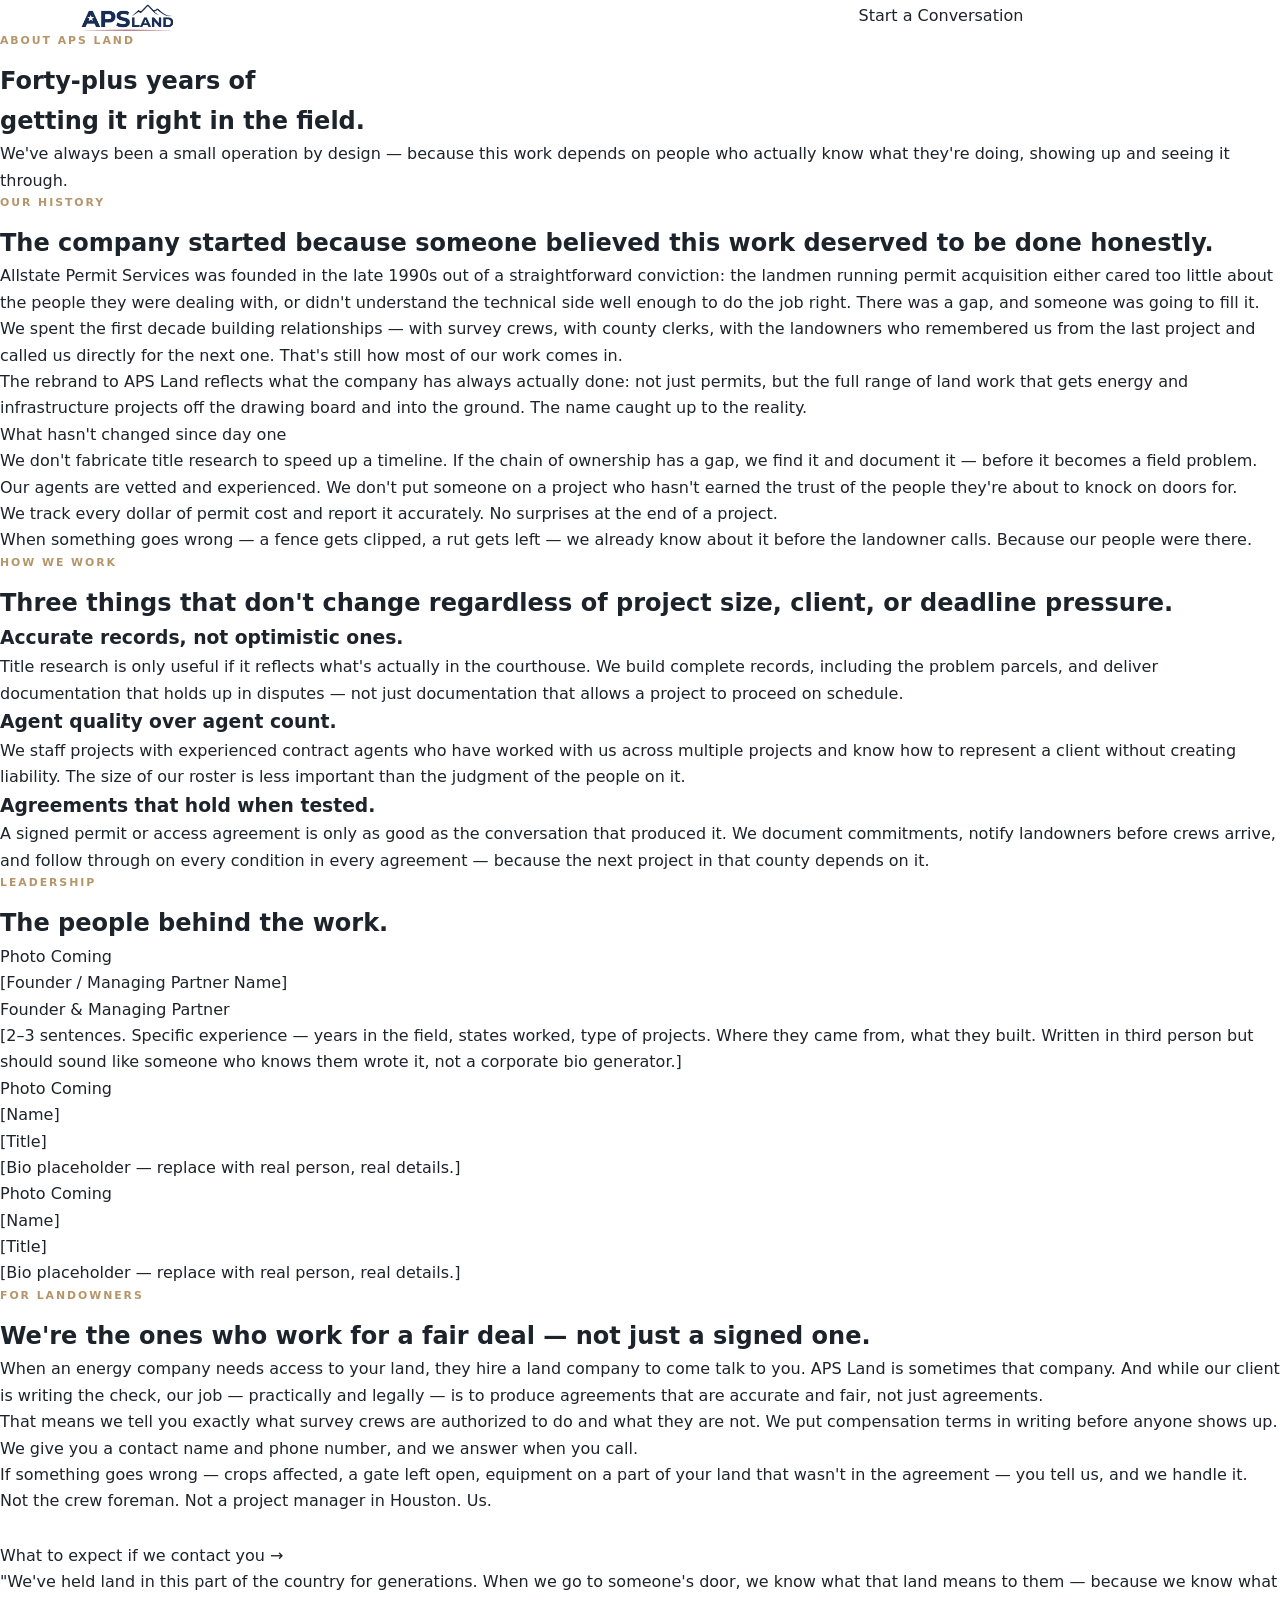
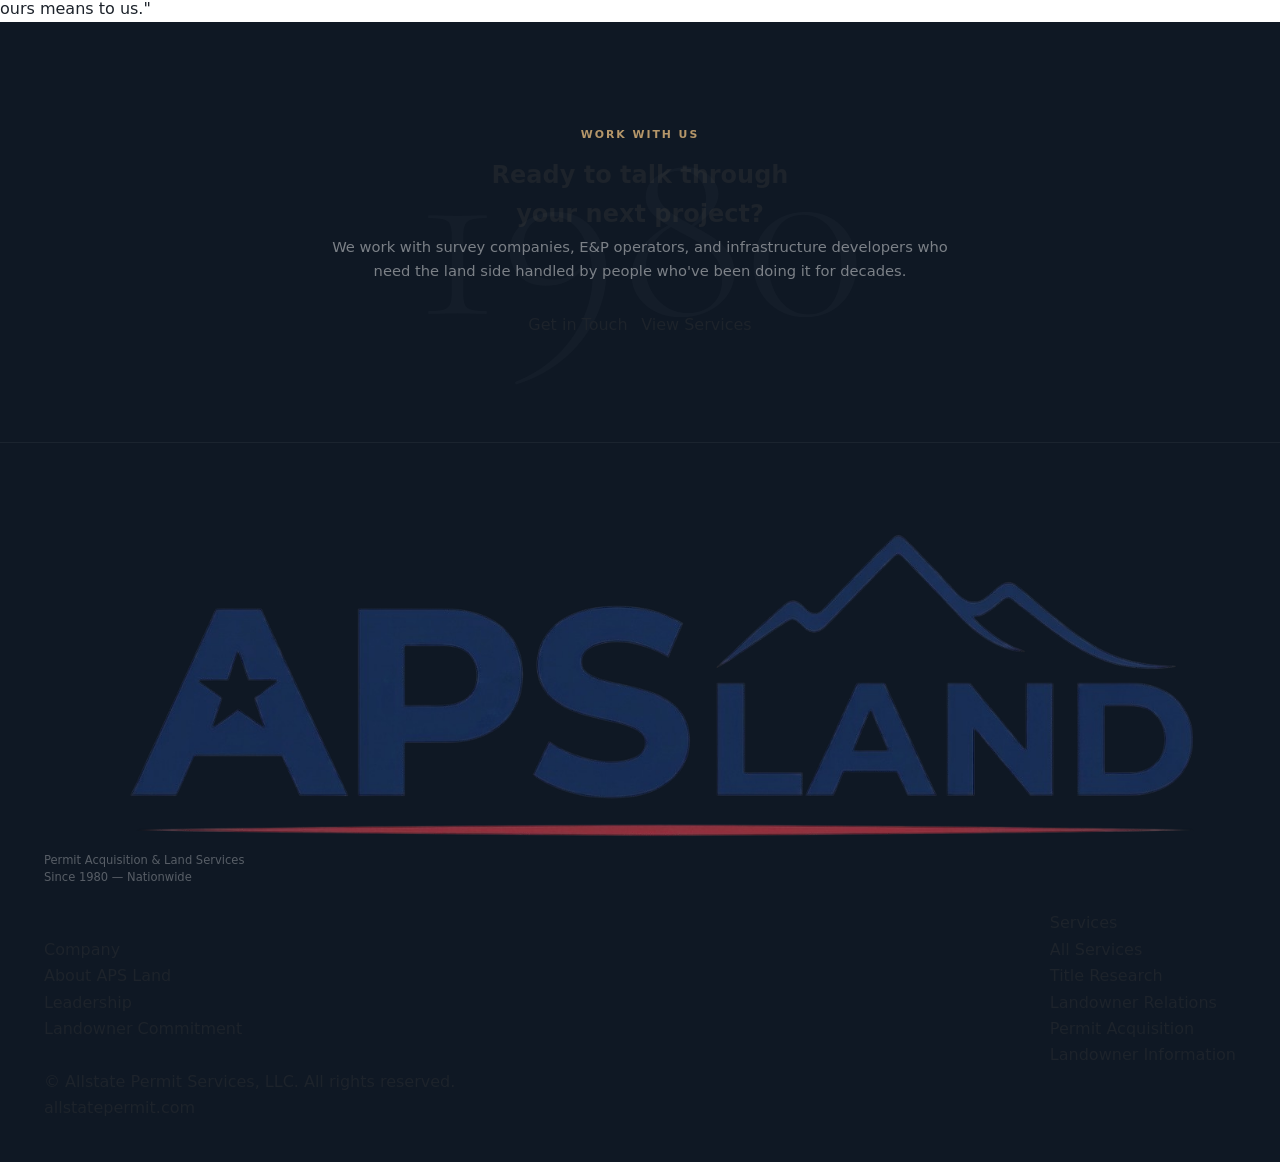
<file: about (1).html>
<!DOCTYPE html>
<html lang="en">
<head>
  <meta charset="UTF-8" />
  <meta name="viewport" content="width=device-width, initial-scale=1.0" />
  <title>About APS Land — Our Story, Values & Leadership</title>
  <meta name="description" content="APS Land has been running permit acquisition and land services since 1980. Learn about our people, our values, and how we approach every project." />
  <link rel="stylesheet" href="style.css" />
  <link rel="preconnect" href="https://fonts.googleapis.com" />
  <link rel="preconnect" href="https://fonts.gstatic.com" crossorigin />
  <link href="https://fonts.googleapis.com/css2?family=Cormorant+Garamond:ital,wght@0,300;0,400;0,500;1,400&family=Inter:wght@300;400;500;600;700&family=JetBrains+Mono:wght@400;500&display=swap" rel="stylesheet" />
</head>
<body>

  <!-- NAV -->
  <header class="site-nav nav--solid" id="site-nav">
    <div class="nav-inner">
      <a href="index.html" class="nav-logo" aria-label="APS Land — Home">
        <img src="logo.png" alt="APS Land" />
      </a>
      <ul class="nav-links" id="nav-links">
        <li><a href="about.html">About</a></li>
        <li><a href="services.html">Services</a></li>
        <li><a href="about.html#leadership">Leadership</a></li>
        <li><a href="index.html#contact">Contact</a></li>
      </ul>
      <a href="index.html#contact" class="nav-cta">Start a Conversation</a>
      <button class="nav-hamburger" id="nav-hamburger" aria-label="Open menu" aria-expanded="false">
        <span></span><span></span><span></span>
      </button>
    </div>
  </header>

  <!-- PAGE HERO -->
  <section class="page-hero">
    <div class="wrap page-hero-inner">
      <span class="eyebrow eyebrow--gold">About APS Land</span>
      <h1 class="page-hero-title">
        Forty-plus years of<br />getting it right in the field.
      </h1>
      <p class="page-hero-sub">
        We've always been a small operation by design — because this work depends on people who actually know what they're doing, showing up and seeing it through.
      </p>
    </div>
  </section>

  <!-- STORY -->
  <section class="about-story" aria-labelledby="story-heading">
    <div class="wrap">
      <div class="about-story-grid">
        <div class="about-story-text">
          <span class="eyebrow">Our History</span>
          <h2 id="story-heading" class="fade-in">
            The company started because someone believed this work deserved to be done honestly.
          </h2>
          <p class="fade-in">
            Allstate Permit Services was founded in the late 1990s out of a straightforward conviction: the landmen running permit acquisition either cared too little about the people they were dealing with, or didn't understand the technical side well enough to do the job right. There was a gap, and someone was going to fill it.
          </p>
          <p class="fade-in">
            We spent the first decade building relationships — with survey crews, with county clerks, with the landowners who remembered us from the last project and called us directly for the next one. That's still how most of our work comes in.
          </p>
          <p class="fade-in">
            The rebrand to APS Land reflects what the company has always actually done: not just permits, but the full range of land work that gets energy and infrastructure projects off the drawing board and into the ground. The name caught up to the reality.
          </p>
        </div>
        <div>
          <div class="about-aside fade-in">
            <p class="about-aside-title">What hasn't changed since day one</p>
            <ul class="about-aside-list">
              <li class="about-aside-item">
                <span class="about-aside-bullet"></span>
                <span class="about-aside-text">We don't fabricate title research to speed up a timeline. If the chain of ownership has a gap, we find it and document it — before it becomes a field problem.</span>
              </li>
              <li class="about-aside-item">
                <span class="about-aside-bullet"></span>
                <span class="about-aside-text">Our agents are vetted and experienced. We don't put someone on a project who hasn't earned the trust of the people they're about to knock on doors for.</span>
              </li>
              <li class="about-aside-item">
                <span class="about-aside-bullet"></span>
                <span class="about-aside-text">We track every dollar of permit cost and report it accurately. No surprises at the end of a project.</span>
              </li>
              <li class="about-aside-item">
                <span class="about-aside-bullet"></span>
                <span class="about-aside-text">When something goes wrong — a fence gets clipped, a rut gets left — we already know about it before the landowner calls. Because our people were there.</span>
              </li>
            </ul>
          </div>
        </div>
      </div>
    </div>
  </section>

  <!-- VALUES -->
  <section class="values-strip" aria-labelledby="values-heading">
    <div class="wrap">
      <span class="eyebrow eyebrow--light">How We Work</span>
      <h2 class="values-title fade-in" id="values-heading">
        Three things that don't change regardless of project size, client, or deadline pressure.
      </h2>
      <div class="values-grid">
        <div class="value-item fade-in">
          <h3 class="value-item-title">Accurate records, not optimistic ones.</h3>
          <p class="value-item-desc">
            Title research is only useful if it reflects what's actually in the courthouse. We build complete records, including the problem parcels, and deliver documentation that holds up in disputes — not just documentation that allows a project to proceed on schedule.
          </p>
        </div>
        <div class="value-item fade-in">
          <h3 class="value-item-title">Agent quality over agent count.</h3>
          <p class="value-item-desc">
            We staff projects with experienced contract agents who have worked with us across multiple projects and know how to represent a client without creating liability. The size of our roster is less important than the judgment of the people on it.
          </p>
        </div>
        <div class="value-item fade-in">
          <h3 class="value-item-title">Agreements that hold when tested.</h3>
          <p class="value-item-desc">
            A signed permit or access agreement is only as good as the conversation that produced it. We document commitments, notify landowners before crews arrive, and follow through on every condition in every agreement — because the next project in that county depends on it.
          </p>
        </div>
      </div>
    </div>
  </section>

  <!-- LEADERSHIP -->
  <section class="leadership" id="leadership" aria-labelledby="leadership-heading">
    <div class="wrap">
      <span class="eyebrow">Leadership</span>
      <h2 class="leadership-title fade-in" id="leadership-heading">
        The people behind the work.
      </h2>
      <div class="leadership-grid">
        <!-- Replace placeholder content with real bios and headshots -->
        <div class="leader-card fade-in">
          <div class="leader-photo">
            <!-- <img src="assets/photo-name.jpg" alt="[Name]" /> -->
            <span class="leader-photo-placeholder">Photo Coming</span>
          </div>
          <div class="leader-bio">
            <p class="leader-name">[Founder / Managing Partner Name]</p>
            <p class="leader-title-text">Founder &amp; Managing Partner</p>
            <p class="leader-desc">
              [2–3 sentences. Specific experience — years in the field, states worked, type of projects. Where they came from, what they built. Written in third person but should sound like someone who knows them wrote it, not a corporate bio generator.]
            </p>
          </div>
        </div>
        <div class="leader-card fade-in">
          <div class="leader-photo">
            <span class="leader-photo-placeholder">Photo Coming</span>
          </div>
          <div class="leader-bio">
            <p class="leader-name">[Name]</p>
            <p class="leader-title-text">[Title]</p>
            <p class="leader-desc">
              [Bio placeholder — replace with real person, real details.]
            </p>
          </div>
        </div>
        <div class="leader-card fade-in">
          <div class="leader-photo">
            <span class="leader-photo-placeholder">Photo Coming</span>
          </div>
          <div class="leader-bio">
            <p class="leader-name">[Name]</p>
            <p class="leader-title-text">[Title]</p>
            <p class="leader-desc">
              [Bio placeholder — replace with real person, real details.]
            </p>
          </div>
        </div>
      </div>
    </div>
  </section>

  <!-- LANDOWNER COMMITMENT -->
  <section class="landowner-commitment" id="commitment" aria-labelledby="commitment-heading">
    <div class="wrap">
      <div class="commitment-grid">
        <div>
          <span class="eyebrow">For Landowners</span>
          <h2 class="commitment-hed fade-in" id="commitment-heading">
            We're the ones who work for a fair deal — not just a signed one.
          </h2>
          <div class="commitment-body">
            <p class="fade-in">
              When an energy company needs access to your land, they hire a land company to come talk to you. APS Land is sometimes that company. And while our client is writing the check, our job — practically and legally — is to produce agreements that are accurate and fair, not just agreements.
            </p>
            <p class="fade-in">
              That means we tell you exactly what survey crews are authorized to do and what they are not. We put compensation terms in writing before anyone shows up. We give you a contact name and phone number, and we answer when you call.
            </p>
            <p class="fade-in">
              If something goes wrong — crops affected, a gate left open, equipment on a part of your land that wasn't in the agreement — you tell us, and we handle it. Not the crew foreman. Not a project manager in Houston. Us.
            </p>
          </div>
          <a href="services.html#landowner-process" class="btn btn--outline-navy fade-in" style="margin-top: 1.75rem; display: inline-flex;">What to expect if we contact you →</a>
        </div>
        <div class="fade-in">
          <div class="commitment-callout">
            <p class="commitment-callout-text">
              "We've held land in this part of the country for generations. When we go to someone's door, we know what that land means to them — because we know what ours means to us."
            </p>
          </div>
        </div>
      </div>
    </div>
  </section>

  <!-- CTA -->
  <section class="cta-band" aria-labelledby="about-cta-heading">
    <div class="wrap">
      <div class="cta-inner">
        <span class="eyebrow eyebrow--light">Work With Us</span>
        <h2 class="cta-hed fade-in" id="about-cta-heading">
          Ready to talk through<br />your next project?
        </h2>
        <p class="cta-sub fade-in">
          We work with survey companies, E&amp;P operators, and infrastructure developers who need the land side handled by people who've been doing it for decades.
        </p>
        <div class="cta-actions fade-in">
          <a href="index.html#contact" class="btn btn--primary btn--lg">Get in Touch</a>
          <a href="services.html" class="btn btn--outline-white">View Services</a>
        </div>
      </div>
    </div>
  </section>

  <!-- FOOTER -->
  <footer class="site-footer">
    <div class="wrap">
      <div class="footer-inner">
        <div class="footer-brand">
          <div class="footer-logo"><img src="logo.png" alt="APS Land" /></div>
          <p class="footer-tagline">Permit Acquisition &amp; Land Services<br />Since 1980 — Nationwide</p>
        </div>
        <nav aria-label="Company">
          <p class="footer-col-label">Company</p>
          <ul class="footer-col-links">
            <li><a href="about.html">About APS Land</a></li>
            <li><a href="about.html#leadership">Leadership</a></li>
            <li><a href="about.html#commitment">Landowner Commitment</a></li>
          </ul>
        </nav>
        <nav aria-label="Services">
          <p class="footer-col-label">Services</p>
          <ul class="footer-col-links">
            <li><a href="services.html">All Services</a></li>
            <li><a href="services.html#title-research">Title Research</a></li>
            <li><a href="services.html#landowner-relations">Landowner Relations</a></li>
            <li><a href="services.html#permitting">Permit Acquisition</a></li>
            <li><a href="services.html#landowner-process">Landowner Information</a></li>
          </ul>
        </nav>
      </div>
      <div class="footer-bottom">
        <p class="footer-copy">© <span id="year"></span> Allstate Permit Services, LLC. All rights reserved.</p>
        <div class="footer-legal-links">
          <a href="https://allstatepermit.com" target="_blank" rel="noopener">allstatepermit.com</a>
        </div>
      </div>
    </div>
  </footer>

  <script src="main.js"></script>
</body>
</html>
</file>
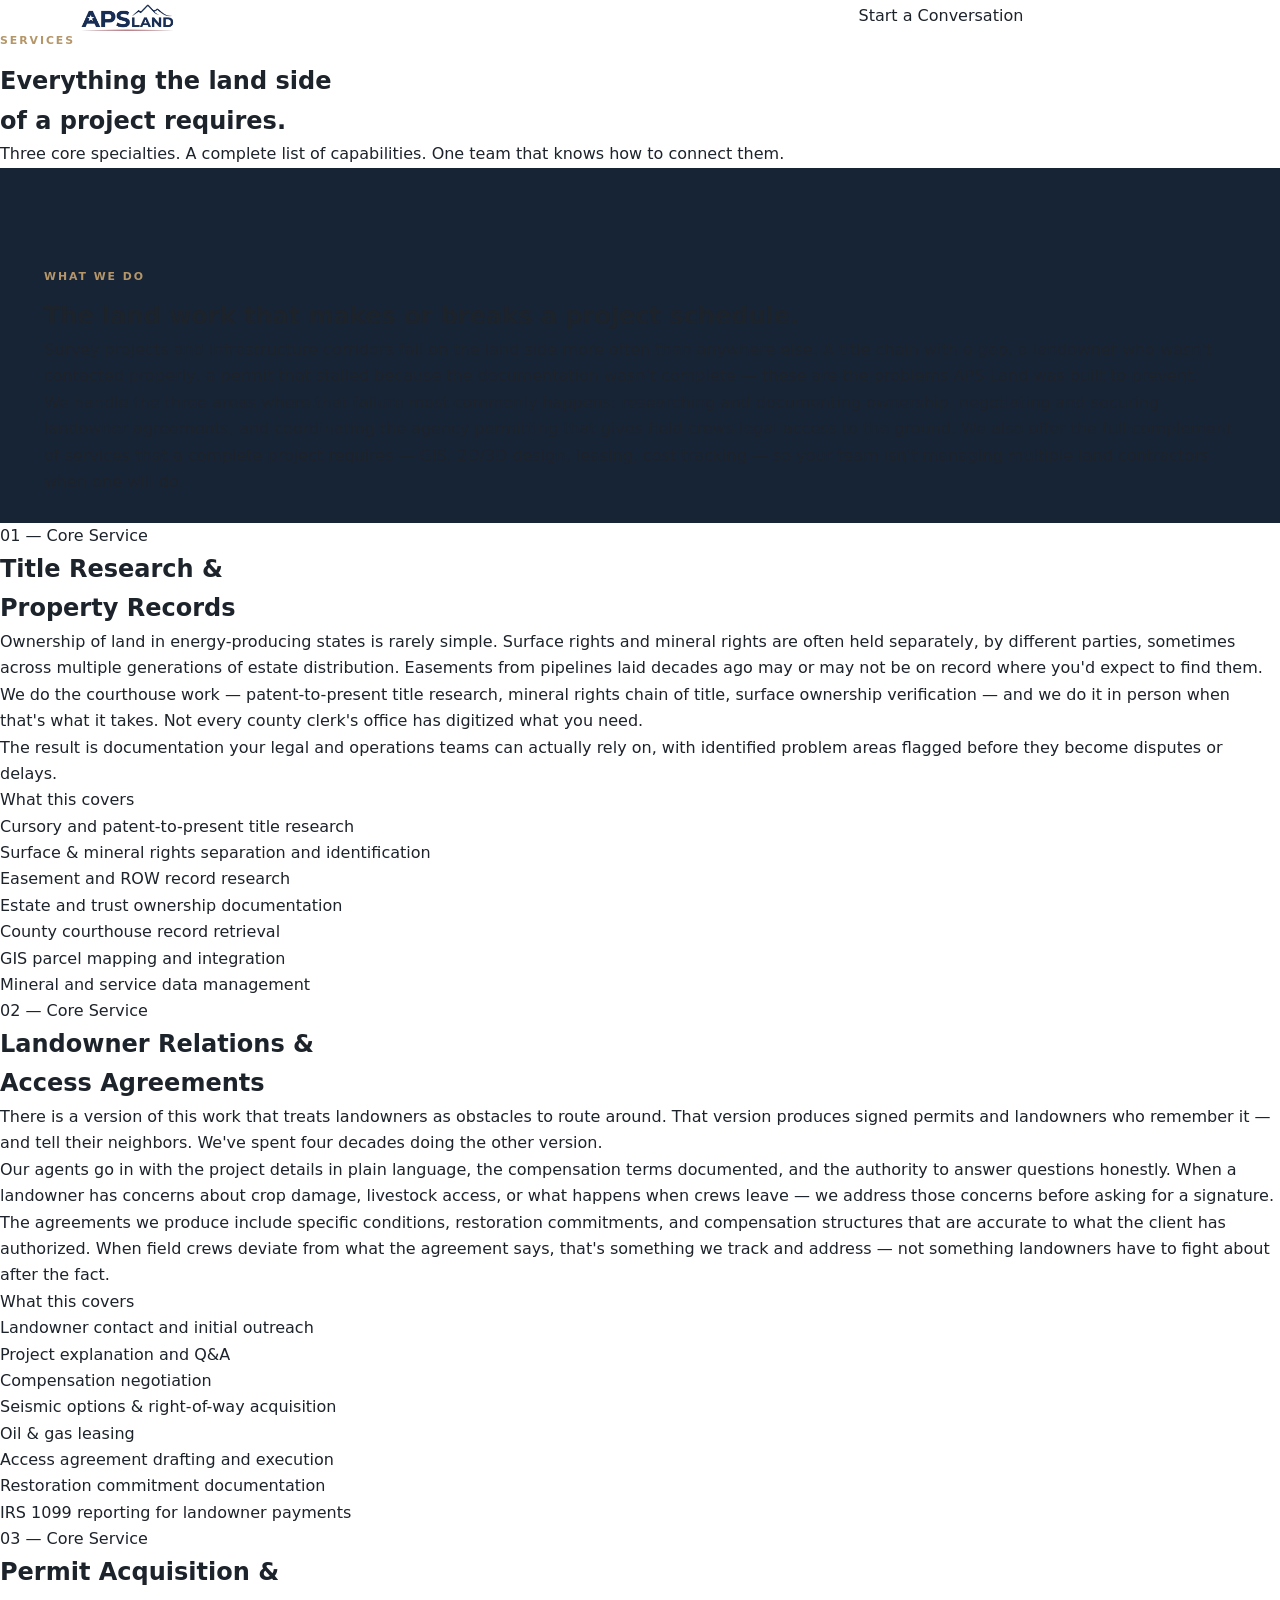
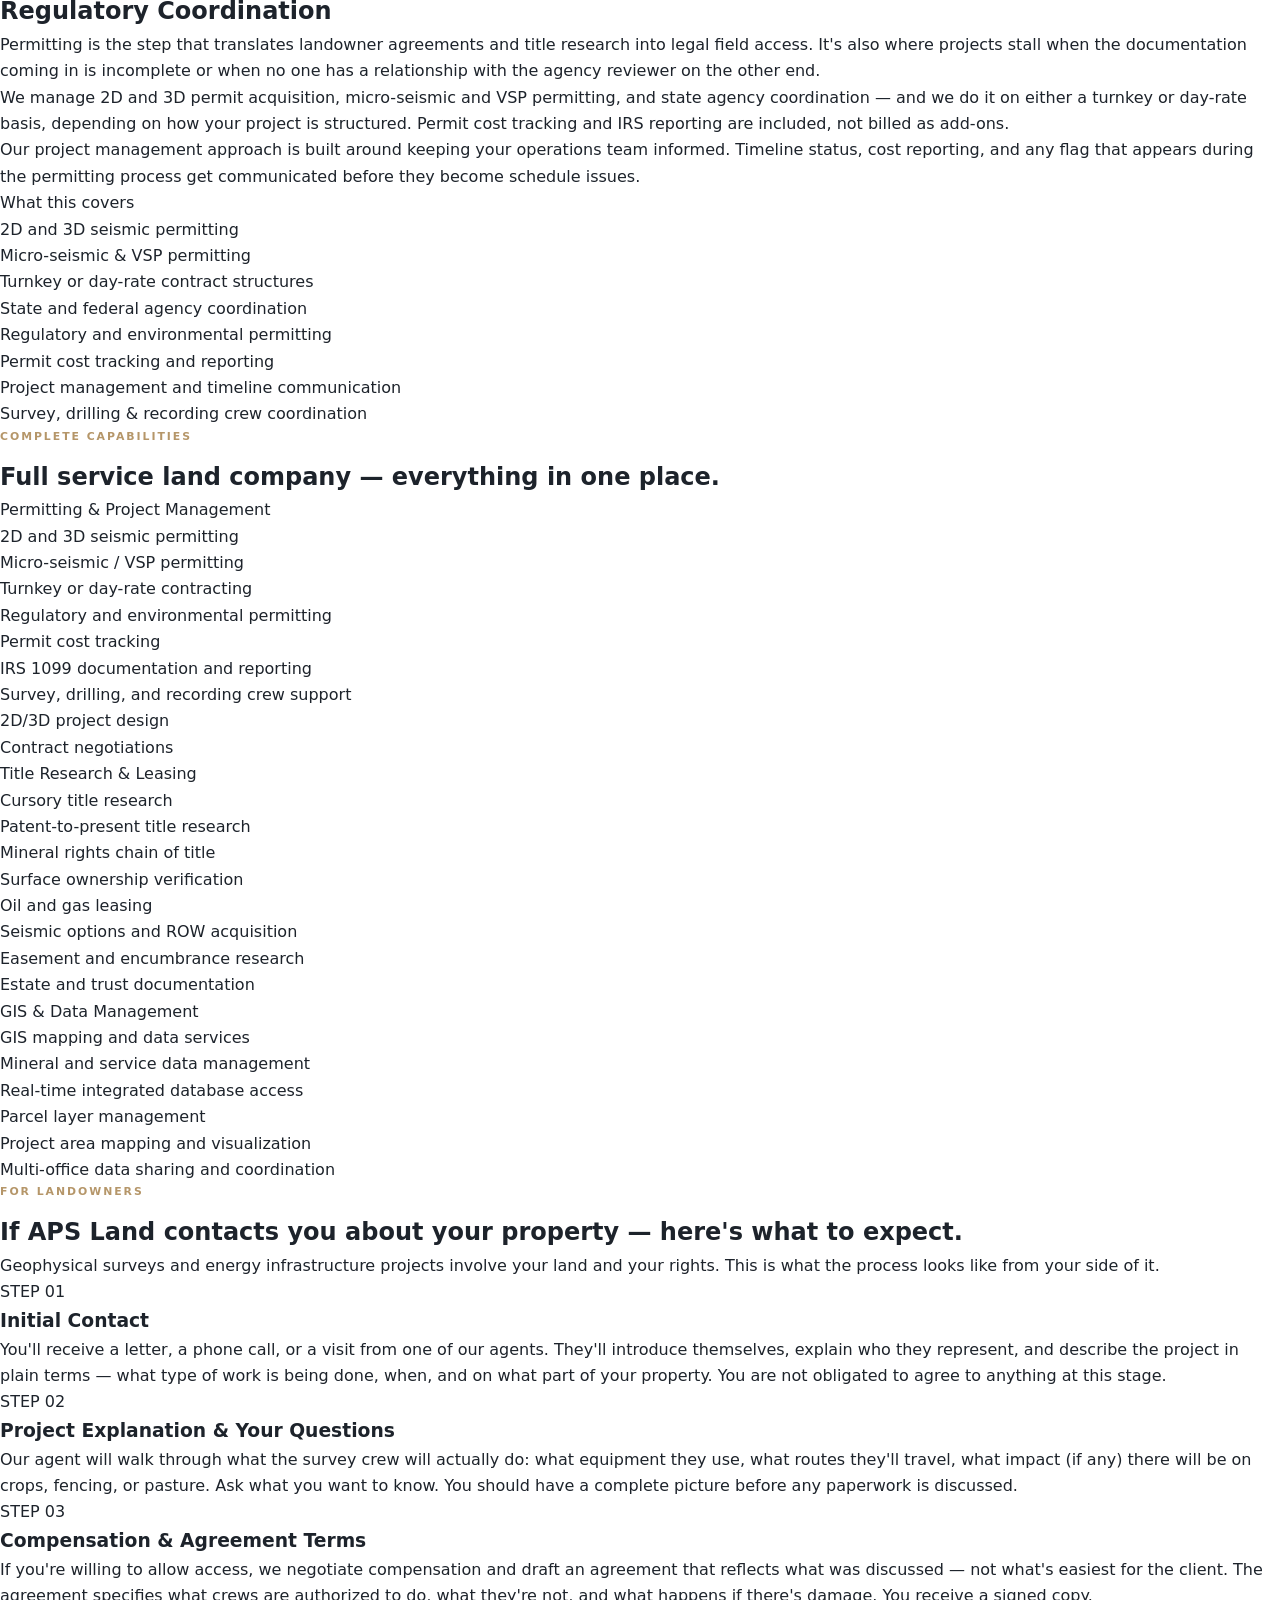
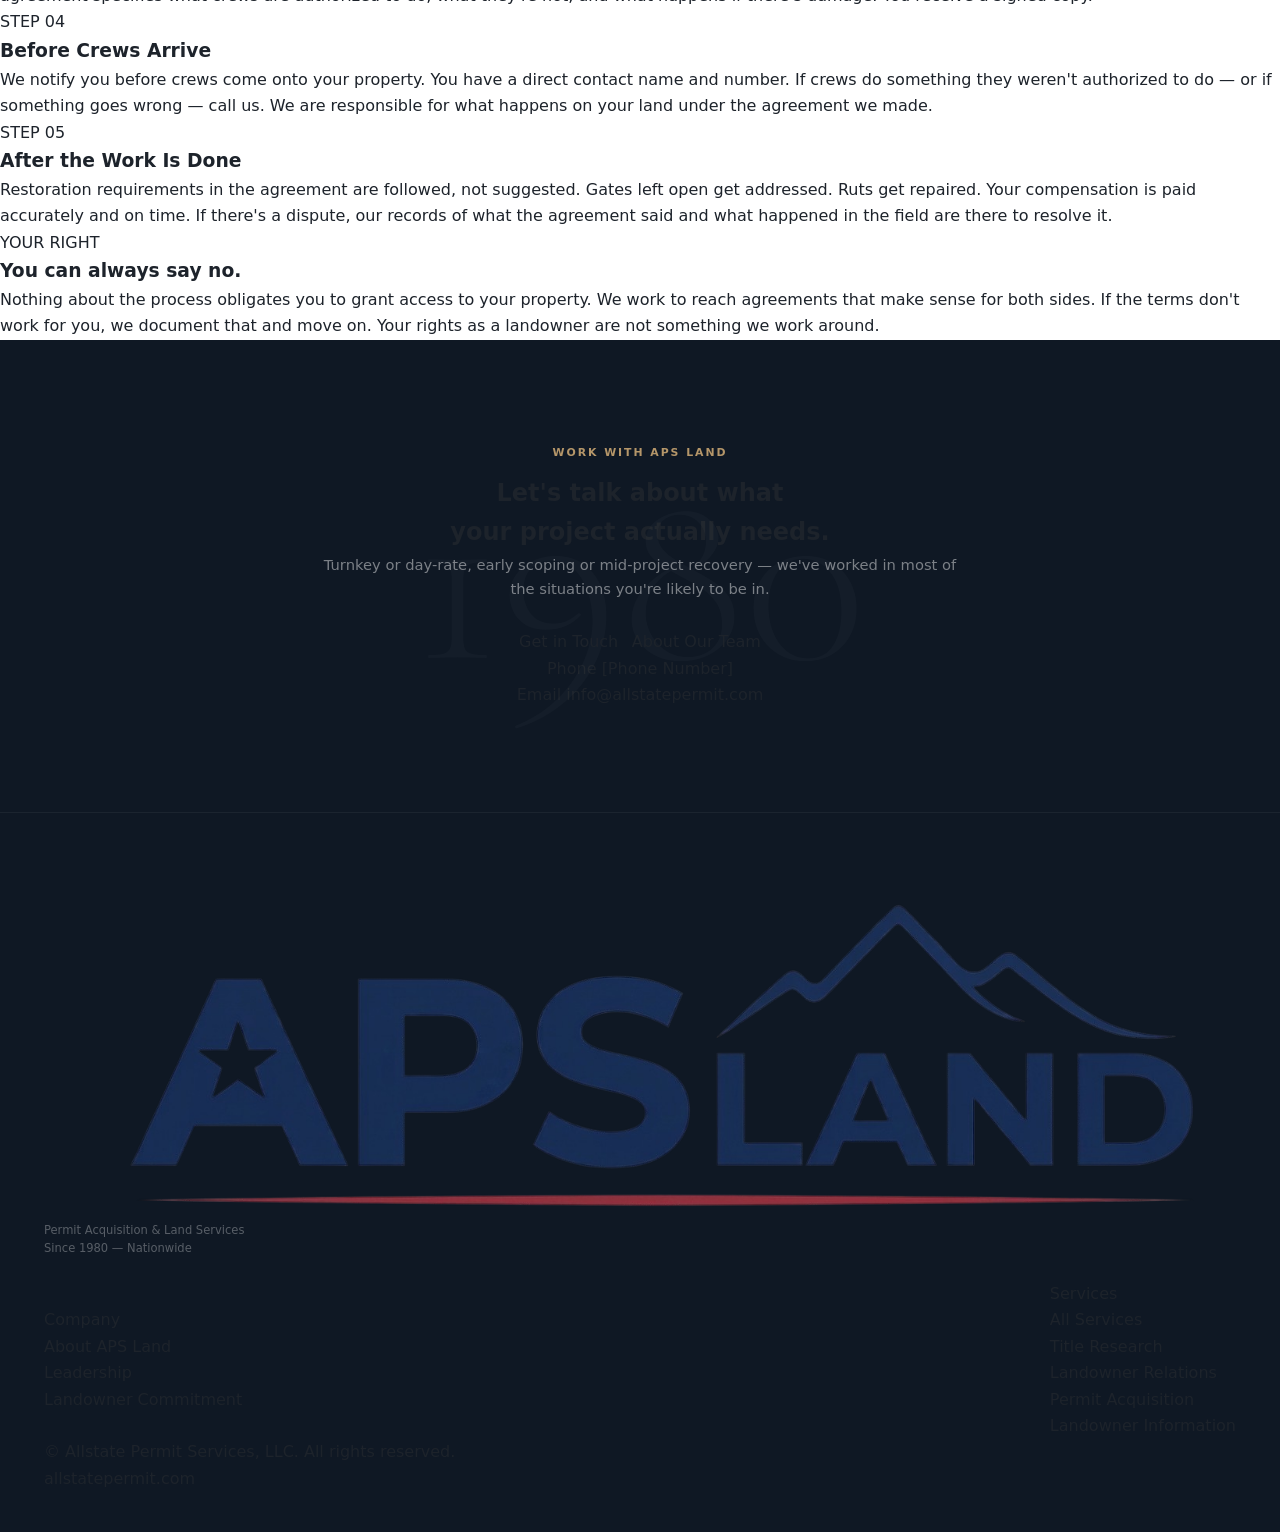
<file: services (1).html>
<!DOCTYPE html>
<html lang="en">
<head>
  <meta charset="UTF-8" />
  <meta name="viewport" content="width=device-width, initial-scale=1.0" />
  <title>Services — APS Land Permit Acquisition &amp; Land Services</title>
  <meta name="description" content="APS Land's full service capabilities: title research, landowner relations, permit acquisition, GIS, 2D/3D project design, leasing, and more — for energy and infrastructure projects nationwide." />
  <link rel="stylesheet" href="style.css" />
  <link rel="preconnect" href="https://fonts.googleapis.com" />
  <link rel="preconnect" href="https://fonts.gstatic.com" crossorigin />
  <link href="https://fonts.googleapis.com/css2?family=Cormorant+Garamond:ital,wght@0,300;0,400;0,500;1,400&family=Inter:wght@300;400;500;600;700&family=JetBrains+Mono:wght@400;500&display=swap" rel="stylesheet" />
</head>
<body>

  <!-- NAV -->
  <header class="site-nav nav--solid" id="site-nav">
    <div class="nav-inner">
      <a href="index.html" class="nav-logo" aria-label="APS Land — Home">
        <img src="logo.png" alt="APS Land" />
      </a>
      <ul class="nav-links" id="nav-links">
        <li><a href="about.html">About</a></li>
        <li><a href="services.html">Services</a></li>
        <li><a href="about.html#leadership">Leadership</a></li>
        <li><a href="index.html#contact">Contact</a></li>
      </ul>
      <a href="index.html#contact" class="nav-cta">Start a Conversation</a>
      <button class="nav-hamburger" id="nav-hamburger" aria-label="Open menu" aria-expanded="false">
        <span></span><span></span><span></span>
      </button>
    </div>
  </header>

  <!-- PAGE HERO -->
  <section class="page-hero">
    <div class="wrap page-hero-inner">
      <span class="eyebrow eyebrow--gold">Services</span>
      <h1 class="page-hero-title">
        Everything the land side<br />of a project requires.
      </h1>
      <p class="page-hero-sub">
        Three core specialties. A complete list of capabilities. One team that knows how to connect them.
      </p>
    </div>
  </section>

  <!-- INTRO -->
  <section class="services-intro" aria-labelledby="services-intro-heading">
    <div class="wrap">
      <div class="services-intro-grid">
        <div>
          <span class="eyebrow">What We Do</span>
          <h2 class="services-intro-hed fade-in" id="services-intro-heading">
            The land work that makes or breaks a project schedule.
          </h2>
        </div>
        <div class="services-intro-body">
          <p class="fade-in">
            Survey projects and infrastructure corridors fail on the land side more often than anywhere else. A title chain with a gap, a landowner who wasn't contacted properly, a permit that stalled because the documentation wasn't complete — these are the problems APS Land was built to prevent.
          </p>
          <p class="fade-in">
            We handle the three areas where that failure most commonly happens: researching and documenting ownership, negotiating and securing landowner agreements, and coordinating the agency permitting that gives field crews legal access to the ground. We also offer the full complement of services that a complete project requires — GIS, 2D/3D design, leasing, cost tracking — so your team isn't managing multiple land contractors when one will do.
          </p>
        </div>
      </div>
    </div>
  </section>

  <!-- PILLAR 01: TITLE RESEARCH -->
  <article class="pillar-detail" id="title-research" aria-labelledby="title-heading">
    <div class="wrap">
      <div class="pillar-detail-inner">
        <div class="pillar-detail-main">
          <p class="pillar-detail-label">01 — Core Service</p>
          <h2 class="pillar-detail-title fade-in" id="title-heading">
            Title Research &amp;<br />Property Records
          </h2>
          <div class="pillar-detail-body">
            <p class="fade-in">
              Ownership of land in energy-producing states is rarely simple. Surface rights and mineral rights are often held separately, by different parties, sometimes across multiple generations of estate distribution. Easements from pipelines laid decades ago may or may not be on record where you'd expect to find them.
            </p>
            <p class="fade-in">
              We do the courthouse work — patent-to-present title research, mineral rights chain of title, surface ownership verification — and we do it in person when that's what it takes. Not every county clerk's office has digitized what you need.
            </p>
            <p class="fade-in">
              The result is documentation your legal and operations teams can actually rely on, with identified problem areas flagged before they become disputes or delays.
            </p>
          </div>
        </div>
        <div class="pillar-detail-aside fade-in">
          <p class="pillar-aside-tag">What this covers</p>
          <ul class="pillar-checklist">
            <li class="pillar-check-item"><span class="check-mark"></span>Cursory and patent-to-present title research</li>
            <li class="pillar-check-item"><span class="check-mark"></span>Surface &amp; mineral rights separation and identification</li>
            <li class="pillar-check-item"><span class="check-mark"></span>Easement and ROW record research</li>
            <li class="pillar-check-item"><span class="check-mark"></span>Estate and trust ownership documentation</li>
            <li class="pillar-check-item"><span class="check-mark"></span>County courthouse record retrieval</li>
            <li class="pillar-check-item"><span class="check-mark"></span>GIS parcel mapping and integration</li>
            <li class="pillar-check-item"><span class="check-mark"></span>Mineral and service data management</li>
          </ul>
        </div>
      </div>
    </div>
  </article>

  <!-- PILLAR 02: LANDOWNER RELATIONS -->
  <article class="pillar-detail" id="landowner-relations" aria-labelledby="landowner-heading">
    <div class="wrap">
      <div class="pillar-detail-inner reversed">
        <div class="pillar-detail-main">
          <p class="pillar-detail-label">02 — Core Service</p>
          <h2 class="pillar-detail-title fade-in" id="landowner-heading">
            Landowner Relations &amp;<br />Access Agreements
          </h2>
          <div class="pillar-detail-body">
            <p class="fade-in">
              There is a version of this work that treats landowners as obstacles to route around. That version produces signed permits and landowners who remember it — and tell their neighbors. We've spent four decades doing the other version.
            </p>
            <p class="fade-in">
              Our agents go in with the project details in plain language, the compensation terms documented, and the authority to answer questions honestly. When a landowner has concerns about crop damage, livestock access, or what happens when crews leave — we address those concerns before asking for a signature.
            </p>
            <p class="fade-in">
              The agreements we produce include specific conditions, restoration commitments, and compensation structures that are accurate to what the client has authorized. When field crews deviate from what the agreement says, that's something we track and address — not something landowners have to fight about after the fact.
            </p>
          </div>
        </div>
        <div class="pillar-detail-aside fade-in">
          <p class="pillar-aside-tag">What this covers</p>
          <ul class="pillar-checklist">
            <li class="pillar-check-item"><span class="check-mark"></span>Landowner contact and initial outreach</li>
            <li class="pillar-check-item"><span class="check-mark"></span>Project explanation and Q&amp;A</li>
            <li class="pillar-check-item"><span class="check-mark"></span>Compensation negotiation</li>
            <li class="pillar-check-item"><span class="check-mark"></span>Seismic options &amp; right-of-way acquisition</li>
            <li class="pillar-check-item"><span class="check-mark"></span>Oil &amp; gas leasing</li>
            <li class="pillar-check-item"><span class="check-mark"></span>Access agreement drafting and execution</li>
            <li class="pillar-check-item"><span class="check-mark"></span>Restoration commitment documentation</li>
            <li class="pillar-check-item"><span class="check-mark"></span>IRS 1099 reporting for landowner payments</li>
          </ul>
        </div>
      </div>
    </div>
  </article>

  <!-- PILLAR 03: PERMITTING -->
  <article class="pillar-detail" id="permitting" aria-labelledby="permitting-heading">
    <div class="wrap">
      <div class="pillar-detail-inner">
        <div class="pillar-detail-main">
          <p class="pillar-detail-label">03 — Core Service</p>
          <h2 class="pillar-detail-title fade-in" id="permitting-heading">
            Permit Acquisition &amp;<br />Regulatory Coordination
          </h2>
          <div class="pillar-detail-body">
            <p class="fade-in">
              Permitting is the step that translates landowner agreements and title research into legal field access. It's also where projects stall when the documentation coming in is incomplete or when no one has a relationship with the agency reviewer on the other end.
            </p>
            <p class="fade-in">
              We manage 2D and 3D permit acquisition, micro-seismic and VSP permitting, and state agency coordination — and we do it on either a turnkey or day-rate basis, depending on how your project is structured. Permit cost tracking and IRS reporting are included, not billed as add-ons.
            </p>
            <p class="fade-in">
              Our project management approach is built around keeping your operations team informed. Timeline status, cost reporting, and any flag that appears during the permitting process get communicated before they become schedule issues.
            </p>
          </div>
        </div>
        <div class="pillar-detail-aside fade-in">
          <p class="pillar-aside-tag">What this covers</p>
          <ul class="pillar-checklist">
            <li class="pillar-check-item"><span class="check-mark"></span>2D and 3D seismic permitting</li>
            <li class="pillar-check-item"><span class="check-mark"></span>Micro-seismic &amp; VSP permitting</li>
            <li class="pillar-check-item"><span class="check-mark"></span>Turnkey or day-rate contract structures</li>
            <li class="pillar-check-item"><span class="check-mark"></span>State and federal agency coordination</li>
            <li class="pillar-check-item"><span class="check-mark"></span>Regulatory and environmental permitting</li>
            <li class="pillar-check-item"><span class="check-mark"></span>Permit cost tracking and reporting</li>
            <li class="pillar-check-item"><span class="check-mark"></span>Project management and timeline communication</li>
            <li class="pillar-check-item"><span class="check-mark"></span>Survey, drilling &amp; recording crew coordination</li>
          </ul>
        </div>
      </div>
    </div>
  </article>

  <!-- FULL CAPABILITY GRID -->
  <section class="capability-grid-section" aria-labelledby="capability-heading">
    <div class="wrap">
      <span class="eyebrow">Complete Capabilities</span>
      <h2 class="capability-grid-title fade-in" id="capability-heading">
        Full service land company — everything in one place.
      </h2>
      <div class="capability-groups">
        <div class="capability-group fade-in">
          <p class="cap-group-title">Permitting &amp; Project Management</p>
          <ul class="cap-list">
            <li>2D and 3D seismic permitting</li>
            <li>Micro-seismic / VSP permitting</li>
            <li>Turnkey or day-rate contracting</li>
            <li>Regulatory and environmental permitting</li>
            <li>Permit cost tracking</li>
            <li>IRS 1099 documentation and reporting</li>
            <li>Survey, drilling, and recording crew support</li>
            <li>2D/3D project design</li>
            <li>Contract negotiations</li>
          </ul>
        </div>
        <div class="capability-group fade-in">
          <p class="cap-group-title">Title Research &amp; Leasing</p>
          <ul class="cap-list">
            <li>Cursory title research</li>
            <li>Patent-to-present title research</li>
            <li>Mineral rights chain of title</li>
            <li>Surface ownership verification</li>
            <li>Oil and gas leasing</li>
            <li>Seismic options and ROW acquisition</li>
            <li>Easement and encumbrance research</li>
            <li>Estate and trust documentation</li>
          </ul>
        </div>
        <div class="capability-group fade-in">
          <p class="cap-group-title">GIS &amp; Data Management</p>
          <ul class="cap-list">
            <li>GIS mapping and data services</li>
            <li>Mineral and service data management</li>
            <li>Real-time integrated database access</li>
            <li>Parcel layer management</li>
            <li>Project area mapping and visualization</li>
            <li>Multi-office data sharing and coordination</li>
          </ul>
        </div>
      </div>
    </div>
  </section>

  <!-- LANDOWNER PROCESS EXPLAINER -->
  <section class="landowner-process" id="landowner-process" aria-labelledby="landowner-process-heading">
    <div class="wrap">
      <div class="landowner-process-header">
        <span class="eyebrow eyebrow--gold">For Landowners</span>
        <h2 class="landowner-process-title fade-in" id="landowner-process-heading">
          If APS Land contacts you about your property — here's what to expect.
        </h2>
        <p class="landowner-process-sub fade-in">
          Geophysical surveys and energy infrastructure projects involve your land and your rights. This is what the process looks like from your side of it.
        </p>
      </div>
      <div class="landowner-steps">
        <div class="landowner-step fade-in">
          <p class="lp-step-num">STEP 01</p>
          <h3 class="lp-step-title">Initial Contact</h3>
          <p class="lp-step-desc">
            You'll receive a letter, a phone call, or a visit from one of our agents. They'll introduce themselves, explain who they represent, and describe the project in plain terms — what type of work is being done, when, and on what part of your property. You are not obligated to agree to anything at this stage.
          </p>
        </div>
        <div class="landowner-step fade-in">
          <p class="lp-step-num">STEP 02</p>
          <h3 class="lp-step-title">Project Explanation &amp; Your Questions</h3>
          <p class="lp-step-desc">
            Our agent will walk through what the survey crew will actually do: what equipment they use, what routes they'll travel, what impact (if any) there will be on crops, fencing, or pasture. Ask what you want to know. You should have a complete picture before any paperwork is discussed.
          </p>
        </div>
        <div class="landowner-step fade-in">
          <p class="lp-step-num">STEP 03</p>
          <h3 class="lp-step-title">Compensation &amp; Agreement Terms</h3>
          <p class="lp-step-desc">
            If you're willing to allow access, we negotiate compensation and draft an agreement that reflects what was discussed — not what's easiest for the client. The agreement specifies what crews are authorized to do, what they're not, and what happens if there's damage. You receive a signed copy.
          </p>
        </div>
        <div class="landowner-step fade-in">
          <p class="lp-step-num">STEP 04</p>
          <h3 class="lp-step-title">Before Crews Arrive</h3>
          <p class="lp-step-desc">
            We notify you before crews come onto your property. You have a direct contact name and number. If crews do something they weren't authorized to do — or if something goes wrong — call us. We are responsible for what happens on your land under the agreement we made.
          </p>
        </div>
        <div class="landowner-step fade-in">
          <p class="lp-step-num">STEP 05</p>
          <h3 class="lp-step-title">After the Work Is Done</h3>
          <p class="lp-step-desc">
            Restoration requirements in the agreement are followed, not suggested. Gates left open get addressed. Ruts get repaired. Your compensation is paid accurately and on time. If there's a dispute, our records of what the agreement said and what happened in the field are there to resolve it.
          </p>
        </div>
        <div class="landowner-step fade-in">
          <p class="lp-step-num">YOUR RIGHT</p>
          <h3 class="lp-step-title">You can always say no.</h3>
          <p class="lp-step-desc">
            Nothing about the process obligates you to grant access to your property. We work to reach agreements that make sense for both sides. If the terms don't work for you, we document that and move on. Your rights as a landowner are not something we work around.
          </p>
        </div>
      </div>
    </div>
  </section>

  <!-- CTA -->
  <section class="cta-band" aria-labelledby="services-cta-heading">
    <div class="wrap">
      <div class="cta-inner">
        <span class="eyebrow eyebrow--light">Work With APS Land</span>
        <h2 class="cta-hed fade-in" id="services-cta-heading">
          Let's talk about what<br />your project actually needs.
        </h2>
        <p class="cta-sub fade-in">
          Turnkey or day-rate, early scoping or mid-project recovery — we've worked in most of the situations you're likely to be in.
        </p>
        <div class="cta-actions fade-in">
          <a href="index.html#contact" class="btn btn--primary btn--lg">Get in Touch</a>
          <a href="about.html" class="btn btn--outline-white">About Our Team</a>
        </div>
        <div class="cta-contact-line fade-in">
          <div class="cta-contact-item">
            <span class="cta-contact-label">Phone</span>
            <a href="tel:+1" class="cta-contact-val">[Phone Number]</a>
          </div>
          <div class="cta-contact-item">
            <span class="cta-contact-label">Email</span>
            <a href="mailto:info@allstatepermit.com" class="cta-contact-val">info@allstatepermit.com</a>
          </div>
        </div>
      </div>
    </div>
  </section>

  <!-- FOOTER -->
  <footer class="site-footer">
    <div class="wrap">
      <div class="footer-inner">
        <div class="footer-brand">
          <div class="footer-logo"><img src="logo.png" alt="APS Land" /></div>
          <p class="footer-tagline">Permit Acquisition &amp; Land Services<br />Since 1980 — Nationwide</p>
        </div>
        <nav aria-label="Company">
          <p class="footer-col-label">Company</p>
          <ul class="footer-col-links">
            <li><a href="about.html">About APS Land</a></li>
            <li><a href="about.html#leadership">Leadership</a></li>
            <li><a href="about.html#commitment">Landowner Commitment</a></li>
          </ul>
        </nav>
        <nav aria-label="Services">
          <p class="footer-col-label">Services</p>
          <ul class="footer-col-links">
            <li><a href="services.html">All Services</a></li>
            <li><a href="services.html#title-research">Title Research</a></li>
            <li><a href="services.html#landowner-relations">Landowner Relations</a></li>
            <li><a href="services.html#permitting">Permit Acquisition</a></li>
            <li><a href="services.html#landowner-process">Landowner Information</a></li>
          </ul>
        </nav>
      </div>
      <div class="footer-bottom">
        <p class="footer-copy">© <span id="year"></span> Allstate Permit Services, LLC. All rights reserved.</p>
        <div class="footer-legal-links">
          <a href="https://allstatepermit.com" target="_blank" rel="noopener">allstatepermit.com</a>
        </div>
      </div>
    </div>
  </footer>

  <script src="main.js"></script>
</body>
</html>
</file>
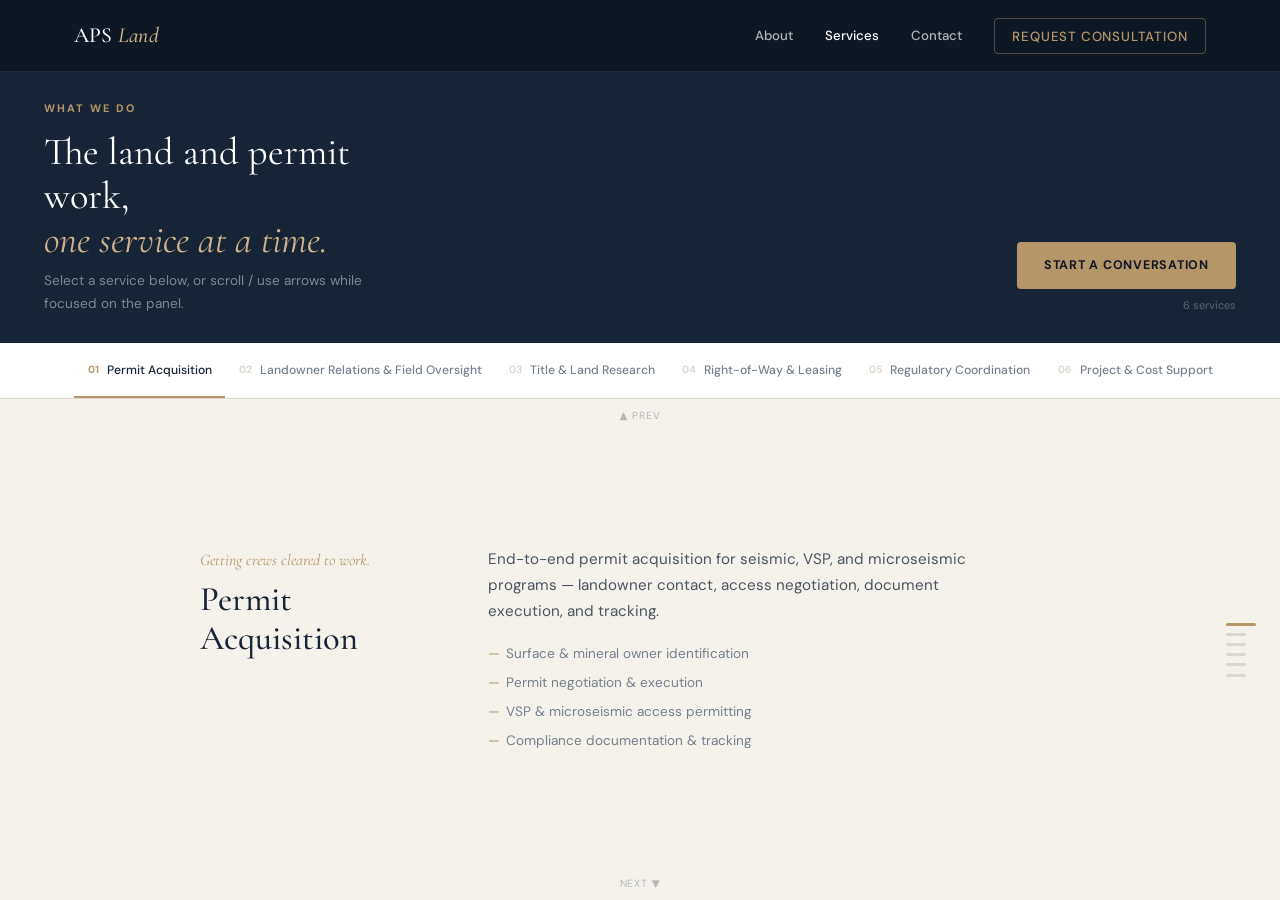
<file: services (7).html>
<!DOCTYPE html>
<html lang="en">
<head>
<meta charset="UTF-8" />
<meta name="viewport" content="width=device-width, initial-scale=1.0" />
<title>Services — APS Land</title>
<link rel="stylesheet" href="style.css" />
<link rel="preconnect" href="https://fonts.googleapis.com" />
<link rel="preconnect" href="https://fonts.gstatic.com" crossorigin />
<link href="https://fonts.googleapis.com/css2?family=Cormorant+Garamond:ital,wght@0,300;0,400;0,500;0,600;1,300;1,400;1,500&family=DM+Sans:wght@300;400;500;600;700&display=swap" rel="stylesheet" />
</head>
<body>

<div class="services-app">

  <header class="nav-wrap nav-solid" id="site-nav">
    <nav class="nav-inner">
      <a href="index.html" class="nav-logo">APS <em>Land</em></a>
      <ul class="nav-links" id="nav-links">
        <li><a href="about.html">About</a></li>
        <li><a href="services.html" class="active">Services</a></li>
        <li><a href="contact.html">Contact</a></li>
        <li><a href="contact.html" class="btn-nav-cta">Request Consultation</a></li>
      </ul>
      <button class="nav-toggle" id="nav-toggle" aria-label="Open menu" aria-expanded="false">
        <span></span><span></span><span></span>
      </button>
    </nav>
  </header>

  <section class="services-intro">
    <div class="services-intro-inner">
      <div>
        <span class="eyebrow">What we do</span>
        <h1>The land and permit work,<br /><em>one service at a time.</em></h1>
        <p class="services-intro-sub">Select a service below, or scroll / use arrows while focused on the panel.</p>
      </div>
      <div class="services-intro-actions">
        <a href="contact.html" class="btn-primary">Start a Conversation</a>
        <span class="services-intro-hint">6 services</span>
      </div>
    </div>
  </section>

  <nav class="tabbar-wrap" aria-label="Service selector">
    <div class="tabbar" id="tabbar" role="tablist"></div>
  </nav>

  <main class="stage" id="stage" tabindex="0" aria-label="Service detail">
    <button class="cycle-btn cycle-up" id="cycle-up" aria-label="Previous service">▲ Prev</button>
    <div id="panels"></div>
    <div class="rail" id="rail"></div>
    <button class="cycle-btn cycle-down" id="cycle-down" aria-label="Next service">Next ▼</button>
  </main>

</div>

<script src="main.js"></script>
<script>
(function () {
  'use strict';

  const SERVICES = [
    {
      name: 'Permit Acquisition',
      tagline: 'Getting crews cleared to work.',
      desc: 'End-to-end permit acquisition for seismic, VSP, and microseismic programs — landowner contact, access negotiation, document execution, and tracking.',
      items: [
        'Surface & mineral owner identification',
        'Permit negotiation & execution',
        'VSP & microseismic access permitting',
        'Compliance documentation & tracking'
      ]
    },
    {
      name: 'Landowner Relations & Field Oversight',
      tagline: 'Staying involved after the signature.',
      desc: 'APS stays on the project after the permit is signed — field work aligned with the agreement, issues documented early, landowner relationship protected.',
      items: [
        'Pre-entry landowner coordination',
        'On-site field monitoring',
        'Damage & claim documentation',
        'Restoration verification',
        'Settlement support for access claims'
      ]
    },
    {
      name: 'Title & Land Research',
      tagline: 'Knowing who owns what, before anyone knocks.',
      desc: 'Ownership verification, deed research, parcel mapping, mineral tracing, and GIS spatial analysis.',
      items: [
        'Surface owner verification',
        'Mineral rights research',
        'Chain-of-title review',
        'GIS mapping & spatial analysis',
        'Curative work on problem parcels'
      ]
    },
    {
      name: 'Right-of-Way & Leasing',
      tagline: 'Securing the ground itself.',
      desc: 'Permanent and temporary easements for pipelines and transmission lines, oil and gas leasing, mineral rights negotiation, lease administration.',
      items: [
        'Permanent & temporary easements',
        'Oil & gas leasing',
        'Mineral rights negotiation',
        'Lease administration support'
      ]
    },
    {
      name: 'Regulatory Coordination',
      tagline: 'Working every desk that needs to sign off.',
      desc: 'Coordination with state, federal, county, railroad, and utility stakeholders — built into the plan so approvals never become a late-stage bottleneck.',
      items: [
        'State & federal agency coordination',
        'County & railroad approvals',
        'Utility stakeholder management',
        'Planned in from day one'
      ]
    },
    {
      name: 'Project & Cost Support',
      tagline: 'The paperwork that keeps a project honest.',
      desc: 'Early access and ownership review so the design reflects what is actually permittable. Transparent cost tracking. Turnkey or day-rate engagement.',
      items: [
        'Early access & design review',
        'Permit cost tracking & reporting',
        'Turnkey or day-rate structure',
        'Clear documentation for the client record'
      ]
    }
  ];

  const tabbar = document.getElementById('tabbar');
  const panelsWrap = document.getElementById('panels');
  const rail = document.getElementById('rail');
  const stage = document.getElementById('stage');

  SERVICES.forEach((s, i) => {
    const tab = document.createElement('button');
    tab.className = 'tab';
    tab.setAttribute('role', 'tab');
    tab.setAttribute('data-index', i);
    tab.innerHTML = '<span class="tab-num">' + String(i + 1).padStart(2, '0') + '</span><span>' + s.name + '</span>';
    tab.addEventListener('click', () => setActive(i));
    tabbar.appendChild(tab);

    const panel = document.createElement('div');
    panel.className = 'panel';
    panel.setAttribute('role', 'tabpanel');
    panel.setAttribute('data-index', i);
    panel.innerHTML =
      '<div class="panel-inner">' +
        '<div class="panel-label-col">' +
          '<p class="panel-tagline">' + s.tagline + '</p>' +
          '<h2 class="panel-name">' + s.name + '</h2>' +
        '</div>' +
        '<div class="panel-body">' +
          '<p class="panel-desc">' + s.desc + '</p>' +
          '<ul class="panel-list">' + s.items.map(function (it) { return '<li>' + it + '</li>'; }).join('') + '</ul>' +
        '</div>' +
      '</div>';
    panelsWrap.appendChild(panel);

    const mark = document.createElement('div');
    mark.className = 'rail-mark';
    rail.appendChild(mark);
  });

  let current = 0;
  const tabs = () => Array.from(tabbar.querySelectorAll('.tab'));
  const panels = () => Array.from(panelsWrap.querySelectorAll('.panel'));
  const marks = () => Array.from(rail.querySelectorAll('.rail-mark'));

  function setActive(index) {
    current = (index + SERVICES.length) % SERVICES.length;
    tabs().forEach((t, i) => t.classList.toggle('active', i === current));
    panels().forEach((p, i) => p.classList.toggle('active', i === current));
    marks().forEach((m, i) => m.classList.toggle('active', i === current));
  }
  setActive(0);

  let wheelLocked = false;
  stage.addEventListener('wheel', (e) => {
    e.preventDefault();
    if (wheelLocked) return;
    wheelLocked = true;
    setActive(current + (e.deltaY > 0 ? 1 : -1));
    setTimeout(() => { wheelLocked = false; }, 500);
  }, { passive: false });

  stage.addEventListener('keydown', (e) => {
    if (['ArrowDown', 'ArrowRight'].includes(e.key)) { e.preventDefault(); setActive(current + 1); }
    if (['ArrowUp', 'ArrowLeft'].includes(e.key)) { e.preventDefault(); setActive(current - 1); }
  });

  let touchStartY = null;
  stage.addEventListener('touchstart', (e) => { touchStartY = e.touches[0].clientY; }, { passive: true });
  stage.addEventListener('touchend', (e) => {
    if (touchStartY === null) return;
    const dy = touchStartY - e.changedTouches[0].clientY;
    if (Math.abs(dy) > 40) setActive(current + (dy > 0 ? 1 : -1));
    touchStartY = null;
  }, { passive: true });

  document.getElementById('cycle-up').addEventListener('click', () => setActive(current - 1));
  document.getElementById('cycle-down').addEventListener('click', () => setActive(current + 1));
})();
</script>

</body>
</html>
</file>
<file: style.css>
*, *::before, *::after { box-sizing: border-box; margin: 0; padding: 0; }

:root {
  --navy: #172436;
  --navy-mid: #20324a;
  --navy-deep: #0f1824;
  --brass: #b59669;
  --brass-light: #ceb28c;
  --brass-dim: rgba(181, 150, 105, 0.14);
  --cream: #f5f2ec;
  --cream-dark: #ebe6de;
  --white: #ffffff;
  --text: #1d232b;
  --text-mid: #4a5561;
  --text-muted: #74808d;
  --rule: #ddd8cf;
  --rule-dark: rgba(255,255,255,0.08);
  --font-display: 'Cormorant Garamond', Georgia, serif;
  --font-body: 'DM Sans', system-ui, sans-serif;
  --max-w: 1220px;
  --gutter: clamp(1.25rem, 4vw, 2.75rem);
  --radius: 4px;
  --transition: 0.22s cubic-bezier(0.25, 0.1, 0.25, 1);
  --nav-h: 72px;
}

html { scroll-behavior: smooth; }
body {
  font-family: var(--font-body);
  color: var(--text);
  background: var(--white);
  font-size: 1rem;
  line-height: 1.65;
  -webkit-font-smoothing: antialiased;
}
img { display: block; max-width: 100%; }
a { color: inherit; text-decoration: none; }
button { font: inherit; border: 0; background: none; cursor: pointer; }
ul { list-style: none; }

.container {
  max-width: var(--max-w);
  margin: 0 auto;
  padding: 0 var(--gutter);
}

.eyebrow {
  display: block;
  margin-bottom: 0.75rem;
  color: var(--brass);
  font-size: 0.68rem;
  font-weight: 700;
  letter-spacing: 0.18em;
  text-transform: uppercase;
}

/* ---------- NAV ---------- */
.nav-wrap {
  position: fixed;
  inset: 0 0 auto 0;
  z-index: 100;
  height: var(--nav-h);
  background: transparent;
  border-bottom: 1px solid transparent;
  transition: background var(--transition), border-color var(--transition);
}
.nav-wrap.nav-scrolled,
.nav-wrap.nav-solid {
  background: rgba(15, 24, 36, 0.96);
  backdrop-filter: blur(12px);
  -webkit-backdrop-filter: blur(12px);
  border-bottom-color: rgba(181, 150, 105, 0.14);
}
.nav-inner {
  max-width: var(--max-w);
  height: 100%;
  margin: 0 auto;
  padding: 0 var(--gutter);
  display: flex;
  align-items: center;
  justify-content: space-between;
  gap: 1.5rem;
}
.nav-logo {
  color: var(--white);
  font-family: var(--font-display);
  font-size: 1.35rem;
  font-weight: 500;
  letter-spacing: 0.01em;
  line-height: 1;
}
.nav-logo em { color: var(--brass-light); font-style: italic; }
.nav-logo img { height: 32px; width: auto; }
.nav-links {
  display: flex;
  align-items: center;
  gap: 2rem;
}
.nav-links a {
  color: rgba(255,255,255,0.68);
  font-size: 0.83rem;
  font-weight: 500;
  transition: color var(--transition);
}
.nav-links a:hover,
.nav-links a.active { color: var(--white); }
.btn-nav-cta {
  padding: 0.55rem 1.1rem;
  border: 1px solid rgba(181,150,105,0.42);
  border-radius: var(--radius);
  color: var(--brass) !important;
  font-size: 0.76rem;
  font-weight: 700;
  text-transform: uppercase;
  letter-spacing: 0.06em;
  transition: background var(--transition), color var(--transition);
}
.btn-nav-cta:hover {
  background: var(--brass);
  color: var(--navy-deep) !important;
}
.nav-toggle {
  display: none;
  flex-direction: column;
  gap: 5px;
  padding: 4px;
}
.nav-toggle span {
  width: 20px;
  height: 1.5px;
  background: var(--white);
  border-radius: 99px;
  display: block;
}

/* ---------- BUTTONS ---------- */
.btn-primary,
.btn-ghost {
  display: inline-flex;
  align-items: center;
  justify-content: center;
  padding: 0.85rem 1.7rem;
  border-radius: var(--radius);
  font-size: 0.78rem;
  font-weight: 700;
  text-transform: uppercase;
  letter-spacing: 0.06em;
  transition: background var(--transition), color var(--transition), border-color var(--transition), transform var(--transition);
}
.btn-primary {
  background: var(--brass);
  color: var(--navy-deep);
}
.btn-primary:hover {
  background: var(--brass-light);
  transform: translateY(-1px);
}
.btn-ghost {
  border: 1px solid var(--rule);
  color: var(--navy);
}
.btn-ghost:hover {
  border-color: var(--navy);
}
.btn-text {
  display: inline-flex;
  align-items: center;
  gap: 0.4rem;
  color: var(--brass);
  font-size: 0.75rem;
  font-weight: 700;
  letter-spacing: 0.08em;
  text-transform: uppercase;
  transition: gap var(--transition), color var(--transition);
}
.btn-text:hover {
  color: var(--navy);
  gap: 0.65rem;
}
.btn-text::after { content: '→'; }

/* ---------- HERO ---------- */
.hero {
  position: relative;
  height: 100svh;
  min-height: 560px;
  max-height: 920px;
  overflow: hidden;
  background: var(--navy-deep);
}
.hero-video {
  position: absolute;
  inset: 0;
  width: 100%;
  height: 100%;
  object-fit: cover;
  opacity: 0.4;
}
.hero-vignette {
  position: absolute;
  inset: 0;
  z-index: 1;
  pointer-events: none;
  background:
    linear-gradient(to bottom, rgba(15,24,36,0.55), transparent 28%),
    linear-gradient(to top, rgba(15,24,36,0.92), transparent 55%),
    linear-gradient(to right, rgba(15,24,36,0.35), transparent 50%);
}
.hero-content {
  position: relative;
  z-index: 2;
  height: 100%;
  max-width: var(--max-w);
  margin: 0 auto;
  padding: 0 var(--gutter) clamp(3rem, 8vw, 5rem);
  display: flex;
  flex-direction: column;
  justify-content: flex-end;
}
.hero-headline {
  max-width: 14ch;
  margin-bottom: 1.25rem;
  color: var(--white);
  font-family: var(--font-display);
  font-size: clamp(2.8rem, 6.5vw, 5.2rem);
  font-weight: 400;
  line-height: 1.05;
  letter-spacing: -0.02em;
}
.hero-headline em {
  color: var(--brass-light);
  font-style: italic;
}
.hero-sub {
  max-width: 38ch;
  margin-bottom: 2rem;
  color: rgba(255,255,255,0.55);
  font-size: clamp(0.95rem, 1.4vw, 1.05rem);
  line-height: 1.65;
}
.hero-actions {
  display: flex;
  align-items: center;
  gap: 1rem;
  flex-wrap: wrap;
}
.hero-actions .btn-ghost {
  border-color: rgba(255,255,255,0.2);
  color: rgba(255,255,255,0.7);
}
.hero-actions .btn-ghost:hover {
  border-color: rgba(255,255,255,0.45);
  color: var(--white);
}

/* ---------- LANDOWNER BAR ---------- */
.landowner-bar {
  padding: 0.75rem var(--gutter);
  background: var(--navy-mid);
  text-align: center;
}
.landowner-bar p {
  color: rgba(255,255,255,0.55);
  font-size: 0.78rem;
}
.landowner-bar a {
  color: var(--brass);
  text-decoration: underline;
  text-underline-offset: 3px;
}
.landowner-bar a:hover { color: var(--brass-light); }

/* ---------- SECTION SHELL ---------- */
.section {
  padding: clamp(4.5rem, 9vw, 7rem) var(--gutter);
}
.section-cream { background: var(--cream); }
.section-navy { background: var(--navy); }
.section-header {
  max-width: var(--max-w);
  margin: 0 auto 2.5rem;
}
.section-title {
  font-family: var(--font-display);
  font-size: clamp(1.75rem, 3.5vw, 2.6rem);
  font-weight: 400;
  line-height: 1.15;
  color: var(--navy);
  letter-spacing: -0.01em;
}
.section-title em {
  color: var(--brass);
  font-style: italic;
}
.section-navy .section-title { color: var(--white); }
.section-navy .section-title em { color: var(--brass-light); }

/* ---------- MISSION ---------- */
.mission-inner {
  max-width: 640px;
  margin: 0 auto;
  padding-left: 1.75rem;
  border-left: 2px solid var(--brass);
}
.mission-statement {
  font-family: var(--font-display);
  font-size: clamp(1.4rem, 2.8vw, 2rem);
  line-height: 1.4;
  color: var(--navy);
  margin-bottom: 0.85rem;
}
.mission-sub {
  color: var(--text-muted);
  font-size: 0.92rem;
  line-height: 1.7;
  max-width: 48ch;
}

/* ---------- SERVICES PREVIEW ---------- */
.services-grid {
  max-width: var(--max-w);
  margin: 0 auto;
  display: grid;
  grid-template-columns: repeat(3, 1fr);
  border-left: 1px solid var(--rule);
}
.service-card {
  padding: 2.25rem 2rem;
  border-right: 1px solid var(--rule);
  border-bottom: 1px solid var(--rule);
  transition: background var(--transition);
}
.service-card:hover { background: var(--white); }
.service-num {
  display: block;
  margin-bottom: 1rem;
  color: rgba(181,150,105,0.25);
  font-family: var(--font-display);
  font-size: 2.5rem;
  font-weight: 300;
  line-height: 1;
}
.service-card h3 {
  margin-bottom: 0.6rem;
  color: var(--navy);
  font-family: var(--font-display);
  font-size: 1.2rem;
  font-weight: 500;
}
.service-card p {
  margin-bottom: 1.25rem;
  color: var(--text-mid);
  font-size: 0.88rem;
  line-height: 1.7;
}

/* ---------- STATS + MAP ---------- */
.reach-inner {
  max-width: var(--max-w);
  margin: 0 auto;
  display: grid;
  grid-template-columns: 1fr 1.2fr;
  gap: 3.5rem;
  align-items: center;
}
.stats-grid {
  display: grid;
  grid-template-columns: 1fr 1fr;
  border-left: 1px solid var(--rule-dark);
  border-top: 1px solid var(--rule-dark);
}
.stat-item {
  padding: 1.6rem 1.4rem;
  border-right: 1px solid var(--rule-dark);
  border-bottom: 1px solid var(--rule-dark);
}
.stat-num {
  display: block;
  margin-bottom: 0.3rem;
  color: var(--white);
  font-family: var(--font-display);
  font-size: clamp(2.4rem, 4.5vw, 3.6rem);
  font-weight: 300;
  line-height: 1;
  letter-spacing: -0.02em;
}
.stat-num span {
  color: var(--brass);
  font-size: 0.5em;
  vertical-align: super;
  font-weight: 700;
}
.stat-label {
  color: rgba(255,255,255,0.4);
  font-size: 0.7rem;
  font-weight: 700;
  letter-spacing: 0.1em;
  text-transform: uppercase;
}
.map-stage {
  width: 100%;
  aspect-ratio: 3 / 2;
  border-radius: 6px;
  overflow: hidden;
  background: rgba(255,255,255,0.03);
  border: 1px dashed rgba(181,150,105,0.25);
  display: flex;
  align-items: center;
  justify-content: center;
}
.map-placeholder {
  text-align: center;
  padding: 1.5rem;
  color: rgba(255,255,255,0.25);
}
.map-placeholder p:first-child {
  margin-bottom: 0.35rem;
  color: rgba(181,150,105,0.5);
  font-size: 0.68rem;
  font-weight: 700;
  letter-spacing: 0.12em;
  text-transform: uppercase;
}
.map-placeholder p:last-child {
  font-size: 0.78rem;
  line-height: 1.5;
}

/* ---------- CLIENTS MARQUEE ---------- */
.clients-section {
  padding: clamp(2.5rem, 5vw, 4rem) 0;
  background: var(--cream-dark);
  text-align: center;
  overflow: hidden;
}
.clients-label {
  margin-bottom: 1.5rem;
  color: var(--text-muted);
  font-size: 0.66rem;
  font-weight: 700;
  letter-spacing: 0.18em;
  text-transform: uppercase;
}
.marquee-wrap {
  overflow: hidden;
  mask-image: linear-gradient(to right, transparent, black 10%, black 90%, transparent);
  -webkit-mask-image: linear-gradient(to right, transparent, black 10%, black 90%, transparent);
}
.marquee-track {
  display: inline-flex;
  align-items: center;
  white-space: nowrap;
  animation: marquee 36s linear infinite;
}
@keyframes marquee {
  from { transform: translateX(0); }
  to { transform: translateX(-50%); }
}
.marquee-wrap:hover .marquee-track { animation-play-state: paused; }
.client-name {
  padding: 0 1.5rem;
  color: var(--navy);
  font-family: var(--font-display);
  font-size: clamp(1rem, 1.8vw, 1.25rem);
  opacity: 0.45;
}
.client-sep { color: var(--brass); opacity: 0.35; }

/* ---------- CTA BAND ---------- */
.cta-band {
  position: relative;
  padding: clamp(4.5rem, 9vw, 6.5rem) var(--gutter);
  background: var(--navy-deep);
  text-align: center;
  overflow: hidden;
}
.cta-band::before {
  content: '1980';
  position: absolute;
  left: 50%;
  top: 50%;
  transform: translate(-50%, -50%);
  color: rgba(255,255,255,0.025);
  font-family: var(--font-display);
  font-size: 20vw;
  font-weight: 300;
  line-height: 1;
  pointer-events: none;
}
.cta-headline {
  position: relative;
  margin-bottom: 0.6rem;
  color: var(--white);
  font-family: var(--font-display);
  font-size: clamp(1.8rem, 4vw, 2.8rem);
  font-weight: 400;
  line-height: 1.15;
}
.cta-headline em {
  color: var(--brass-light);
  font-style: italic;
}
.cta-sub {
  position: relative;
  max-width: 40rem;
  margin: 0 auto 1.75rem;
  color: rgba(255,255,255,0.45);
  font-size: 0.92rem;
}
.cta-actions {
  position: relative;
  display: flex;
  justify-content: center;
  gap: 0.85rem;
  flex-wrap: wrap;
}
.cta-band .btn-ghost {
  border-color: rgba(255,255,255,0.18);
  color: rgba(255,255,255,0.65);
}
.cta-band .btn-ghost:hover {
  border-color: rgba(255,255,255,0.4);
  color: var(--white);
}

/* ---------- FOOTER ---------- */
.site-footer {
  padding: 2.5rem var(--gutter);
  background: var(--navy-deep);
  border-top: 1px solid rgba(255,255,255,0.05);
}
.footer-inner {
  max-width: var(--max-w);
  margin: 0 auto;
  display: flex;
  align-items: center;
  justify-content: space-between;
  gap: 1.5rem;
  flex-wrap: wrap;
}
.footer-brand {
  color: rgba(255,255,255,0.3);
  font-size: 0.72rem;
  line-height: 1.5;
}
.footer-brand strong {
  display: block;
  margin-bottom: 0.25rem;
  color: rgba(255,255,255,0.5);
  font-family: var(--font-display);
  font-size: 1rem;
  font-weight: 500;
}
.footer-nav {
  display: flex;
  gap: 1.75rem;
}
.footer-nav a {
  color: rgba(255,255,255,0.35);
  font-size: 0.78rem;
}
.footer-nav a:hover { color: rgba(255,255,255,0.75); }
.footer-legal {
  color: rgba(255,255,255,0.2);
  font-size: 0.68rem;
}

/* ---------- SERVICES PAGE (static / panel) ---------- */
.services-app {
  height: 100dvh;
  display: flex;
  flex-direction: column;
  overflow: hidden;
}
.services-intro {
  flex: 0 0 auto;
  background: var(--navy);
  padding: calc(var(--nav-h) + 1.75rem) var(--gutter) 1.75rem;
}
.services-intro-inner {
  max-width: var(--max-w);
  margin: 0 auto;
  display: flex;
  align-items: flex-end;
  justify-content: space-between;
  gap: 2rem;
}
.services-intro h1 {
  color: var(--white);
  font-family: var(--font-display);
  font-size: clamp(1.6rem, 3vw, 2.4rem);
  font-weight: 400;
  line-height: 1.15;
  max-width: 18ch;
}
.services-intro h1 em {
  color: var(--brass-light);
  font-style: italic;
}
.services-intro-sub {
  color: rgba(255,255,255,0.45);
  font-size: 0.85rem;
  max-width: 36ch;
  margin-top: 0.5rem;
}
.services-intro-actions {
  flex-shrink: 0;
  display: flex;
  flex-direction: column;
  align-items: flex-end;
  gap: 0.5rem;
}
.services-intro-hint {
  color: rgba(255,255,255,0.3);
  font-size: 0.68rem;
}

.tabbar-wrap {
  flex: 0 0 56px;
  background: var(--white);
  border-bottom: 1px solid var(--rule);
}
.tabbar {
  max-width: var(--max-w);
  height: 100%;
  margin: 0 auto;
  padding: 0 var(--gutter);
  display: flex;
  align-items: stretch;
  overflow-x: auto;
  scrollbar-width: none;
}
.tabbar::-webkit-scrollbar { display: none; }
.tab {
  flex: 1 1 0;
  display: flex;
  align-items: center;
  justify-content: center;
  gap: 0.5rem;
  padding: 0 0.85rem;
  white-space: nowrap;
  color: var(--text-muted);
  font-size: 0.76rem;
  font-weight: 500;
  border-bottom: 2px solid transparent;
  transition: color var(--transition), background var(--transition), border-color var(--transition);
}
.tab-num {
  color: var(--rule);
  font-size: 0.65rem;
  font-weight: 700;
}
.tab:hover {
  color: var(--navy);
  background: var(--brass-dim);
}
.tab:hover .tab-num { color: var(--brass); }
.tab.active {
  color: var(--navy);
  border-bottom-color: var(--brass);
}
.tab.active .tab-num { color: var(--brass); }

.stage {
  flex: 1 1 auto;
  position: relative;
  overflow: hidden;
  background: var(--cream);
}
.panel {
  position: absolute;
  inset: 0;
  display: flex;
  align-items: center;
  justify-content: center;
  padding: clamp(1.5rem, 4vh, 2.75rem) var(--gutter);
  opacity: 0;
  transform: translateY(12px);
  pointer-events: none;
  transition: opacity 0.4s ease, transform 0.4s ease;
}
.panel.active {
  opacity: 1;
  transform: translateY(0);
  pointer-events: auto;
}
.panel-inner {
  max-width: 880px;
  width: 100%;
  display: grid;
  grid-template-columns: 240px 1fr;
  gap: 0 3rem;
}
.panel-tagline {
  color: var(--brass);
  font-family: var(--font-display);
  font-style: italic;
  font-size: 1rem;
  margin-bottom: 0.4rem;
}
.panel-name {
  color: var(--navy);
  font-family: var(--font-display);
  font-size: clamp(1.55rem, 2.8vw, 2.15rem);
  font-weight: 500;
  line-height: 1.12;
}
.panel-desc {
  color: var(--text-mid);
  font-size: 0.95rem;
  line-height: 1.7;
  margin-bottom: 1.15rem;
  max-width: 52ch;
}
.panel-list {
  display: flex;
  flex-direction: column;
  gap: 0.4rem;
}
.panel-list li {
  position: relative;
  padding-left: 1.1rem;
  color: var(--text-muted);
  font-size: 0.85rem;
}
.panel-list li::before {
  content: '—';
  position: absolute;
  left: 0;
  color: var(--brass);
}

.rail {
  position: absolute;
  right: clamp(0.75rem, 2vw, 1.5rem);
  top: 50%;
  transform: translateY(-50%);
  display: flex;
  flex-direction: column;
  gap: 0.45rem;
  z-index: 2;
}
.rail-mark {
  width: 20px;
  height: 3px;
  border-radius: 2px;
  background: var(--rule);
  transition: background var(--transition), width var(--transition);
}
.rail-mark.active {
  background: var(--brass);
  width: 30px;
}

.cycle-btn {
  position: absolute;
  left: 50%;
  transform: translateX(-50%);
  color: var(--text-muted);
  font-size: 0.65rem;
  letter-spacing: 0.08em;
  text-transform: uppercase;
  display: flex;
  align-items: center;
  gap: 0.35rem;
  opacity: 0.5;
  transition: opacity var(--transition), color var(--transition);
}
.cycle-btn:hover {
  opacity: 1;
  color: var(--brass);
}
.cycle-up { top: 0.5rem; }
.cycle-down { bottom: 0.5rem; }

/* ---------- RESPONSIVE ---------- */
@media (max-width: 900px) {
  .services-grid { grid-template-columns: 1fr; border-left: 0; }
  .service-card { border-left: 1px solid var(--rule); }
  .reach-inner { grid-template-columns: 1fr; gap: 2.5rem; }
  .panel-inner { grid-template-columns: 1fr; gap: 0.85rem; }
  .rail { display: none; }
  .services-intro-inner { flex-direction: column; align-items: flex-start; }
  .services-intro-actions { align-items: flex-start; }
}

@media (max-width: 640px) {
  .nav-links { display: none; }
  .nav-toggle { display: flex; }
  .nav-links.nav-open {
    position: fixed;
    inset: var(--nav-h) 0 0 0;
    display: flex;
    flex-direction: column;
    gap: 1.5rem;
    padding: 2rem var(--gutter);
    background: var(--navy-deep);
    z-index: 99;
  }
  .nav-links.nav-open a { color: var(--white); font-size: 1.05rem; }
  .stats-grid { grid-template-columns: 1fr 1fr; }
  .cta-actions { flex-direction: column; align-items: stretch; }
  .cta-band .btn-primary,
  .cta-band .btn-ghost { width: 100%; }
  .footer-inner { flex-direction: column; align-items: flex-start; }
  .cycle-btn { display: none; }
  .tab { font-size: 0.7rem; padding: 0 0.65rem; }
}

@media (prefers-reduced-motion: reduce) {
  * { transition: none !important; }
  .marquee-track { animation: none; }
  .panel { transform: none !important; }
}

:focus-visible {
  outline: 2px solid var(--brass);
  outline-offset: 2px;
}
</file>
